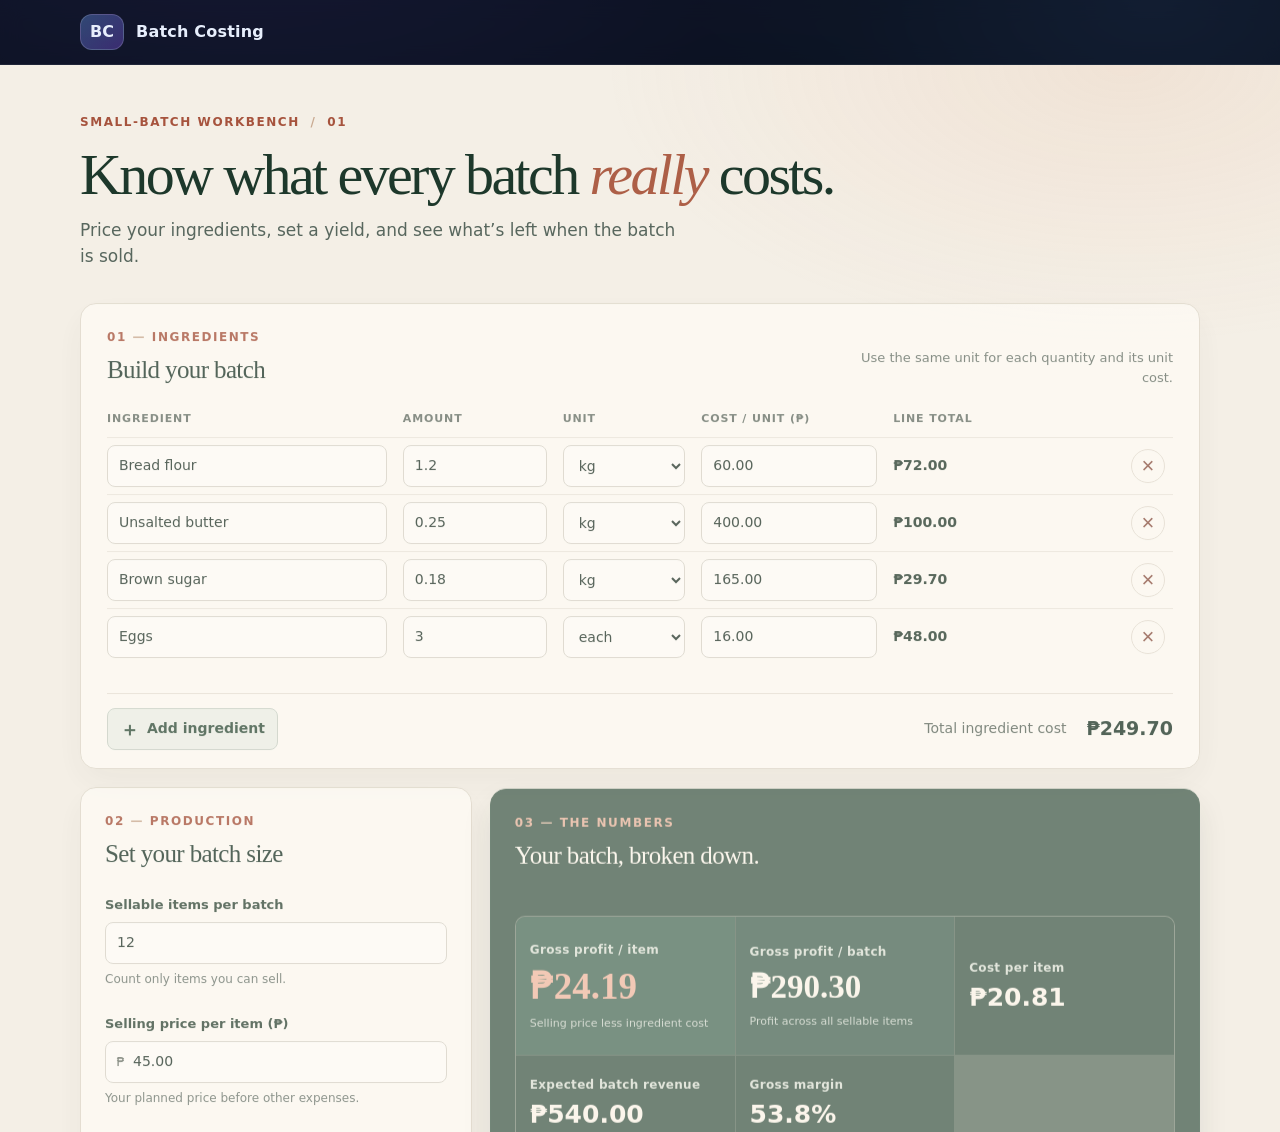
<file: index.html>
<!doctype html>
<html lang="en">
<head>
  <meta charset="utf-8" />
  <meta name="viewport" content="width=device-width, initial-scale=1" />
  <meta http-equiv="refresh" content="0; url=calculator.html?v=standalone" />
  <link rel="canonical" href="calculator.html" />
  <title>Ingredient Cost Calculator | Batch Costing</title>
</head>
<body>
  <p>Opening the <a href="calculator.html?v=standalone">ingredient cost calculator</a>…</p>
</body>
</html>
</file>
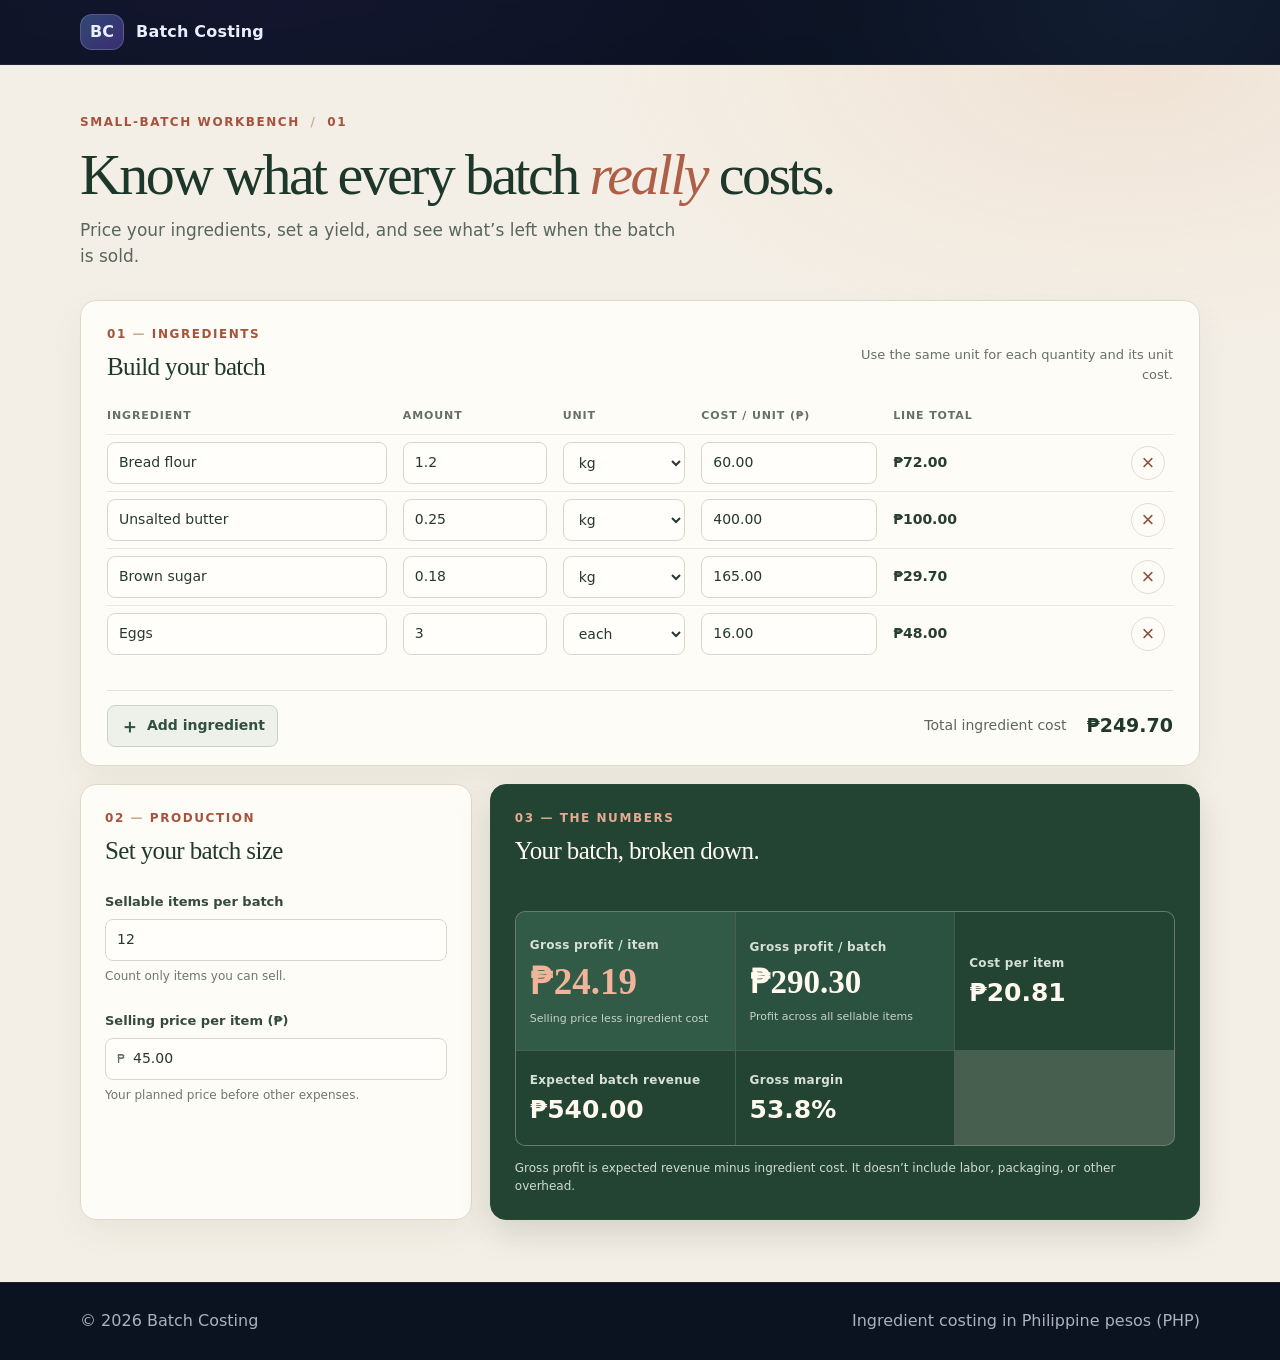
<file: calculator.html>
<!doctype html>
<html lang="en">
<head>
  <meta charset="utf-8" />
  <meta name="viewport" content="width=device-width, initial-scale=1" />
  <title>Ingredient Cost Calculator | Batch Costing</title>
  <link rel="stylesheet" href="styles.css" />
</head>
<body>
  <a class="skip-link" href="#main">Skip to content</a>

  <header class="site-header">
    <div class="container nav">
      <div class="brand" aria-label="Batch Costing">
        <span class="brand__initial" aria-hidden="true">BC</span>
        <span class="brand__text">Batch Costing</span>
      </div>
    </div>
  </header>

  <main id="main" class="calculator-main">
    <div class="container calculator-workspace">
      <header class="calculator-intro">
        <p class="calculator-kicker">Small-batch workbench <span aria-hidden="true">/</span> 01</p>
        <h1>Know what every batch <em>really</em> costs.</h1>
        <p>Price your ingredients, set a yield, and see what’s left when the batch is sold.</p>
      </header>

      <section class="calculator-panel ingredients-panel" aria-labelledby="ingredients-heading">
        <div class="panel-heading">
          <div>
            <p class="panel-index">01 <span>—</span> Ingredients</p>
            <h2 id="ingredients-heading">Build your batch</h2>
          </div>
          <p class="panel-hint">Use the same unit for each quantity and its unit cost.</p>
        </div>

        <div class="ingredient-table-wrap">
          <table class="ingredient-table">
            <thead>
              <tr>
                <th scope="col">Ingredient</th>
                <th scope="col">Amount</th>
                <th scope="col">Unit</th>
                <th scope="col">Cost / unit (₱)</th>
                <th scope="col" class="line-total-heading">Line total</th>
                <th scope="col"><span class="visually-hidden">Remove</span></th>
              </tr>
            </thead>
            <tbody id="ingredient-rows"></tbody>
          </table>
        </div>

        <div id="ingredient-status" class="ingredient-status" aria-live="polite"></div>
        <div class="ingredient-controls">
          <button class="calculator-add" id="add-ingredient" type="button">
            <span aria-hidden="true">＋</span> Add ingredient
          </button>
          <p class="batch-total">Total ingredient cost <strong id="batch-total">₱0.00</strong></p>
        </div>
      </section>

      <section class="calculator-lower" aria-label="Production and earnings">
        <div class="calculator-panel production-panel">
          <div class="panel-heading">
            <div>
              <p class="panel-index">02 <span>—</span> Production</p>
              <h2>Set your batch size</h2>
            </div>
          </div>
          <div class="production-fields">
            <label class="calculator-field" for="batch-yield">
              <span>Sellable items per batch</span>
              <input id="batch-yield" name="batch-yield" type="number" min="1" step="1" value="12" inputmode="numeric" required />
              <small>Count only items you can sell.</small>
            </label>
            <label class="calculator-field" for="selling-price">
              <span>Selling price per item (₱)</span>
              <div class="currency-input">
                <span aria-hidden="true">₱</span>
                <input id="selling-price" name="selling-price" type="number" min="0" step="0.01" value="45.00" inputmode="decimal" required />
              </div>
              <small>Your planned price before other expenses.</small>
            </label>
          </div>
        </div>

        <section class="earnings-panel" aria-labelledby="earnings-heading">
          <div class="earnings-heading">
            <p class="panel-index">03 <span>—</span> The numbers</p>
            <h2 id="earnings-heading">Your batch, broken down.</h2>
          </div>
          <div id="calculation-message" class="calculation-message" role="status" aria-live="polite"></div>
          <div class="earnings-grid" id="earnings-results" aria-live="polite" aria-atomic="true">
            <div class="earning earning--per-item">
              <span class="earning-label">Gross profit / item</span>
              <strong id="profit-per-item">—</strong>
              <span class="earning-caption">Selling price less ingredient cost</span>
            </div>
            <div class="earning earning--batch">
              <span class="earning-label">Gross profit / batch</span>
              <strong id="profit-per-batch">—</strong>
              <span class="earning-caption">Profit across all sellable items</span>
            </div>
            <div class="earning">
              <span class="earning-label">Cost per item</span>
              <strong id="cost-per-item">—</strong>
            </div>
            <div class="earning">
              <span class="earning-label">Expected batch revenue</span>
              <strong id="batch-revenue">—</strong>
            </div>
            <div class="earning">
              <span class="earning-label">Gross margin</span>
              <strong id="gross-margin">—</strong>
            </div>
          </div>
          <p class="earnings-note">Gross profit is expected revenue minus ingredient cost. It doesn’t include labor, packaging, or other overhead.</p>
        </section>
      </section>
    </div>
  </main>

  <footer class="site-footer">
    <div class="container footer-inner">
      <span>© <span id="year"></span> Batch Costing</span>
      <span class="muted">Ingredient costing in Philippine pesos (PHP)</span>
    </div>
  </footer>

  <script src="script.js"></script>
  <script src="calculator.js?v=php"></script>
</body>
</html>
</file>
<file: styles.css>
﻿:root{
  --bg:#0b1220;
  --panel:#0f1b33;
  --text:#e7eefc;
  --muted:rgba(231,238,252,.72);
  --border:rgba(231,238,252,.14);
  --primary:#6ea8fe;
  --primary2:#8b5cf6;
  --shadow: 0 16px 40px rgba(0,0,0,.35);
  --radius: 16px;
  --container: 1120px;
  --focus: 0 0 0 4px rgba(110,168,254,.35);
}

*{box-sizing:border-box;}
html{scroll-behavior:smooth;}
body{
  margin:0;
  font-family: ui-sans-serif, system-ui, -apple-system, Segoe UI, Roboto, Arial, "Noto Sans", "Liberation Sans", sans-serif;
  background: radial-gradient(1200px 700px at 20% -10%, rgba(139,92,246,.35), transparent 55%),
              radial-gradient(900px 600px at 90% 0%, rgba(110,168,254,.28), transparent 50%),
              var(--bg);
  color:var(--text);
  line-height:1.55;
}

.skip-link{
  position:absolute;
  left:-999px;
  top:auto;
  width:1px;
  height:1px;
  overflow:hidden;
}
.skip-link:focus{
  left:16px;
  top:16px;
  width:auto;
  height:auto;
  padding:10px 12px;
  background:rgba(15,27,51,.95);
  border:1px solid var(--border);
  border-radius:12px;
  z-index:1000;
  outline:none;
}

.container{
  width: min(var(--container), calc(100% - 32px));
  margin: 0 auto;
}

.site-header{
  position:sticky;
  top:0;
  z-index:50;
  backdrop-filter: blur(10px);
  background: rgba(11,18,32,.7);
  border-bottom: 1px solid rgba(231,238,252,.08);
}

.nav{
  display:flex;
  align-items:center;
  justify-content:space-between;
  padding: 14px 0;
}

.brand{
  display:flex;
  align-items:center;
  gap:12px;
  text-decoration:none;
  color:var(--text);
  font-weight:700;
}
.brand__initial{
  display:grid;
  place-items:center;
  width:44px;
  height:36px;
  border-radius:12px;
  background: linear-gradient(135deg, rgba(110,168,254,.35), rgba(139,92,246,.35));
  border:1px solid rgba(231,238,252,.18);
}
.brand__text{letter-spacing:.2px;}

.hero{
  padding: 56px 0 28px;
}
.hero-grid{
  display:grid;
  grid-template-columns: 1.2fr .8fr;
  gap: 24px;
  align-items:stretch;
}

.eyebrow{
  margin:0;
  color:var(--muted);
  letter-spacing:.14em;
  text-transform:uppercase;
  font-size:12px;
}

.hero-copy h1{
  margin: 14px 0 10px;
  font-size: clamp(34px, 4.5vw, 52px);
  line-height:1.05;
}

.accent{
  background: linear-gradient(90deg, var(--primary), var(--primary2));
  -webkit-background-clip:text;
  background-clip:text;
  color:transparent;
}

.lead{margin:0 0 18px; color:rgba(231,238,252,.85); font-size: 16px; max-width: 58ch;}

.hero-cta{display:flex; gap:12px; flex-wrap:wrap; margin-bottom:18px;}

.btn{
  display:inline-flex;
  align-items:center;
  justify-content:center;
  gap:10px;
  padding: 12px 16px;
  border-radius:14px;
  text-decoration:none;
  border: 1px solid rgba(231,238,252,.18);
  color: var(--text);
  font-weight: 650;
  cursor:pointer;
  background: rgba(231,238,252,.06);
}
.btn:hover{transform: translateY(-1px); box-shadow: 0 10px 22px rgba(0,0,0,.25);}
.btn:focus{outline:none; box-shadow: var(--focus);}

.btn-primary{
  background: linear-gradient(135deg, rgba(110,168,254,.95), rgba(139,92,246,.9));
  border-color: rgba(231,238,252,.22);
}
.btn-ghost{background: rgba(231,238,252,.06);}

.btn-small{padding:10px 12px; border-radius:12px; font-size:14px;}

.meta{
  list-style:none;
  padding:0;
  margin: 16px 0 0;
  display:grid;
  gap: 10px;
}
.meta li{color:var(--muted);}

.hero-card{
  background: rgba(15,27,51,.55);
  border: 1px solid rgba(231,238,252,.12);
  border-radius: var(--radius);
  box-shadow: var(--shadow);
  padding: 20px;
}
.hero-card__title{margin:0 0 14px; font-size:18px;}

.stats{display:grid; grid-template-columns: 1fr; gap:14px;}
.stat{
  border:1px solid rgba(231,238,252,.10);
  background: rgba(231,238,252,.04);
  border-radius:14px;
  padding:14px;
}
.stat__value{font-weight:800; font-size:22px;}
.stat__label{color:var(--muted); font-size:14px; margin-top:4px;}

.hero-card__links{display:flex; flex-wrap:wrap; gap:10px; margin-top:16px;}

.chip{
  display:inline-flex;
  padding:8px 12px;
  border-radius:999px;
  background: rgba(231,238,252,.06);
  border: 1px solid rgba(231,238,252,.12);
  color: var(--text);
  text-decoration:none;
  font-size: 13px;
}
.chip:hover{background: rgba(231,238,252,.10);}

.section{padding: 42px 0;}
.section--alt{
  background: rgba(15,27,51,.35);
  border-top: 1px solid rgba(231,238,252,.08);
  border-bottom: 1px solid rgba(231,238,252,.08);
}

.section-head{margin-bottom: 18px;}
.section-head h2{margin:0 0 8px; font-size: 28px;}
.section-subtitle{margin:0; color:var(--muted); max-width:70ch;}

.grid{
  display:grid;
  grid-template-columns: repeat(3, minmax(0, 1fr));
  gap: 16px;
}

.card{
  border-radius: var(--radius);
  border: 1px solid rgba(231,238,252,.12);
  background: rgba(15,27,51,.50);
  padding: 18px;
  box-shadow: 0 12px 24px rgba(0,0,0,.20);
}
.card__badge{
  display:inline-flex;
  padding: 7px 10px;
  border-radius: 999px;
  background: rgba(110,168,254,.12);
  border: 1px solid rgba(110,168,254,.25);
  color: rgba(231,238,252,.92);
  font-size: 12px;
  font-weight: 650;
}
.card__title{margin: 12px 0 6px; font-size: 18px;}
.card__desc{margin:0 0 12px; color: rgba(231,238,252,.82);}

.bullets{margin:0; padding-left: 18px; color:var(--muted);}
.bullets li{margin: 6px 0;}

.card__actions{display:flex; gap:10px; flex-wrap:wrap; margin-top: 14px;}

.resume{
  display:flex;
  align-items:center;
  justify-content:space-between;
  gap: 18px;
  padding: 18px;
  border-radius: var(--radius);
  border: 1px solid rgba(231,238,252,.12);
  background: rgba(231,238,252,.04);
}
.resume h3{margin:0 0 6px;}
.resume__left p{margin:0; color:var(--muted);} 
.resume__right{display:flex; flex-direction:column; align-items:flex-start; gap:8px;}
.muted{color:var(--muted); margin:0;}

.contact{
  display:grid;
  grid-template-columns: 1fr 1fr;
  gap: 16px;
}

.contact__card{
  border-radius: var(--radius);
  border: 1px solid rgba(231,238,252,.12);
  background: rgba(15,27,51,.50);
  padding: 18px;
}
.contact__line{margin: 12px 0;}
.contact__label{color:var(--muted); margin-right:10px;}
.contact__link{color:var(--text); text-decoration:underline; text-underline-offset: 3px;}
.contact__chips{display:flex; flex-wrap:wrap; gap:10px; margin-top: 10px;}

.contact__form{
  border-radius: var(--radius);
  border: 1px solid rgba(231,238,252,.12);
  background: rgba(15,27,51,.50);
  padding: 18px;
}

label{display:block; margin: 12px 0;}
label span{display:block; color:var(--muted); margin-bottom:6px; font-size: 13px;}
input, textarea, select{
  width:100%;
  border-radius: 14px;
  padding: 12px 12px;
  border:1px solid rgba(231,238,252,.14);
  background: rgba(231,238,252,.04);
  color: var(--text);
}
input:focus, textarea:focus, select:focus{outline:none; box-shadow: var(--focus); border-color: rgba(110,168,254,.45);} 
textarea{resize: vertical;}

.site-footer{
  padding: 26px 0;
  border-top: 1px solid rgba(231,238,252,.08);
  color: var(--muted);
}
.footer-inner{display:flex; justify-content:space-between; align-items:center; gap:10px; flex-wrap:wrap;}

@media (max-width: 920px){
  .hero-grid{grid-template-columns: 1fr;}
  .grid{grid-template-columns: 1fr;}
  .contact{grid-template-columns: 1fr;}
  .resume{flex-direction:column; align-items:flex-start;}
}

@media (max-width: 560px){
}

/* Ingredient costing calculator */
.calculator-main{
  color:#23372d;
  background:
    radial-gradient(900px 480px at 88% 0%, rgba(220,154,116,.14), transparent 58%),
    #f4efe6;
}
.calculator-workspace{padding:48px 0 62px;}
.calculator-intro{max-width:760px; margin:0 0 30px;}
.calculator-kicker,.panel-index{
  margin:0;
  color:#a6533d;
  font-size:12px;
  font-weight:800;
  letter-spacing:.13em;
  text-transform:uppercase;
}
.calculator-kicker span{padding:0 5px; color:#c9aa91;}
.calculator-intro h1{
  margin:13px 0 12px;
  color:#1d382b;
  font-family:Georgia, "Times New Roman", serif;
  font-size:clamp(36px, 5vw, 58px);
  font-weight:500;
  letter-spacing:-.045em;
  line-height:1.04;
}
.calculator-intro h1 em{color:#ad5f47; font-weight:400;}
.calculator-intro > p:last-child{max-width:56ch; margin:0; color:#58675e; font-size:17px;}
.calculator-panel,.earnings-panel{
  border:1px solid #ded8cb;
  border-radius:16px;
  background:rgba(255,253,248,.9);
  box-shadow:0 12px 34px rgba(57,49,36,.055);
}
.ingredients-panel{padding:24px 26px 18px;}
.panel-heading{
  display:flex;
  align-items:flex-end;
  justify-content:space-between;
  gap:20px;
  margin-bottom:20px;
}
.panel-heading h2,.earnings-heading h2{
  margin:5px 0 0;
  color:#20392d;
  font-family:Georgia, "Times New Roman", serif;
  font-size:25px;
  font-weight:500;
  letter-spacing:-.025em;
}
.panel-index span{color:#c9aa91;}
.panel-hint{max-width:38ch; margin:0 0 2px; color:#657067; font-size:13px; text-align:right;}
.ingredient-table-wrap{width:100%; overflow-x:auto;}
.ingredient-table{width:100%; border-collapse:collapse; table-layout:fixed;}
.ingredient-table th{
  padding:0 8px 10px;
  color:#657067;
  font-size:11px;
  font-weight:750;
  letter-spacing:.08em;
  text-align:left;
  text-transform:uppercase;
}
.ingredient-table th:first-child{width:27%; padding-left:0;}
.ingredient-table th:nth-child(2){width:15%;}
.ingredient-table th:nth-child(3){width:13%;}
.ingredient-table th:nth-child(4){width:18%;}
.ingredient-table th:nth-child(5){width:18%;}
.ingredient-table th:last-child{width:44px;}
.ingredient-table td{padding:7px 8px; border-top:1px solid #ebe6dc;}
.ingredient-table td:first-child{padding-left:0;}
.calculator-main input,.calculator-main select{
  width:100%;
  min-width:0;
  min-height:42px;
  padding:9px 11px;
  border:1px solid #d9d5cb;
  border-radius:8px;
  background:#fffefa;
  color:#26392f;
  font:inherit;
  font-size:14px;
}
.calculator-main input::placeholder{color:#8b918b;}
.calculator-main input:focus,.calculator-main select:focus,.calculator-main button:focus-visible{
  outline:3px solid rgba(166,83,61,.28);
  outline-offset:2px;
  border-color:#a6533d;
  box-shadow:none;
}
.calculator-main input:invalid{border-color:#b96752;}
.ingredient-line-total{color:#273d30; font-size:14px; font-weight:750; white-space:nowrap;}
.remove-cell{text-align:right;}
.remove-ingredient{
  width:34px;
  height:34px;
  border:1px solid #e3dcd1;
  border-radius:50%;
  background:transparent;
  color:#8a5142;
  font-size:22px;
  line-height:1;
  cursor:pointer;
}
.remove-ingredient:hover{background:#f7e9e2; border-color:#d9b3a4;}
.ingredient-status{min-height:20px; margin:8px 0 0; color:#914b39; font-size:13px;}
.ingredient-controls{
  display:flex;
  align-items:center;
  justify-content:space-between;
  gap:16px;
  padding-top:14px;
  border-top:1px solid #e6e0d5;
}
.calculator-add{
  display:inline-flex;
  align-items:center;
  gap:8px;
  padding:9px 12px;
  border:1px solid #c9d1c7;
  border-radius:8px;
  background:#edf1e9;
  color:#31503d;
  font:inherit;
  font-size:14px;
  font-weight:700;
  cursor:pointer;
}
.calculator-add span{font-size:19px; line-height:14px;}
.calculator-add:hover{background:#e3eadf;}
.batch-total{display:flex; align-items:center; gap:20px; margin:0; color:#5b675d; font-size:14px;}
.batch-total strong{color:#1f382b; font-size:19px; font-variant-numeric:tabular-nums;}
.calculator-lower{display:grid; grid-template-columns:minmax(260px,.8fr) minmax(0,1.45fr); gap:18px; margin-top:18px; align-items:stretch;}
.production-panel{padding:24px 24px 22px;}
.production-panel .panel-heading{margin-bottom:12px;}
.production-fields{display:grid; gap:7px;}
.calculator-field{display:block; margin:9px 0;}
.calculator-field > span:first-child{display:block; margin-bottom:7px; color:#344b3c; font-size:13px; font-weight:750;}
.calculator-field small{display:block; margin-top:6px; color:#6d776f; font-size:12px;}
.currency-input{position:relative;}
.currency-input > span{
  position:absolute;
  top:50%;
  left:12px;
  z-index:1;
  color:#667066;
  transform:translateY(-50%);
}
.currency-input input{padding-left:27px;}
.earnings-panel{
  padding:24px;
  border-color:#254837;
  background:#234333;
  color:#f8f4ea;
  box-shadow:0 14px 32px rgba(30,56,42,.15);
}
.earnings-heading h2{color:#fffaf0;}
.earnings-panel .panel-index{color:#e3ab91;}
.calculation-message{min-height:22px; margin:14px 0 4px; color:#f0c3a9; font-size:13px;}
.earnings-grid{display:grid; grid-template-columns:repeat(3,minmax(0,1fr)); gap:1px; overflow:hidden; border:1px solid rgba(242,236,221,.2); border-radius:10px; background:rgba(242,236,221,.17);}
.earning{display:flex; min-height:94px; flex-direction:column; justify-content:center; gap:7px; padding:14px; background:#234333;}
.earning--per-item,.earning--batch{grid-column:span 1; min-height:138px; background:#2b5140;}
.earning--per-item{background:#315a47;}
.earning-label{color:#d7e0d5; font-size:12px; font-weight:700; letter-spacing:.025em;}
.earning strong{color:#fff9ee; font-size:clamp(19px,2vw,25px); font-variant-numeric:tabular-nums; line-height:1.15;}
.earning--per-item strong{color:#f1b399; font-family:Georgia, "Times New Roman", serif; font-size:clamp(28px,3vw,37px);}
.earning--batch strong{font-family:Georgia, "Times New Roman", serif; font-size:clamp(25px,2.6vw,33px);}
.earning strong.is-negative{color:#ffc2ad;}
.earning-caption{color:#c6d2c8; font-size:11px; line-height:1.4;}
.earnings-note{margin:13px 0 0; color:#cfdbd0; font-size:12px; line-height:1.5;}
.visually-hidden{
  position:absolute;
  width:1px;
  height:1px;
  padding:0;
  margin:-1px;
  overflow:hidden;
  clip:rect(0,0,0,0);
  white-space:nowrap;
  border:0;
}

@media (max-width: 760px){
  .calculator-workspace{padding-top:36px;}
  .calculator-lower{grid-template-columns:1fr;}
  .earnings-grid{grid-template-columns:repeat(2,minmax(0,1fr));}
  .earning--per-item,.earning--batch{min-height:125px;}
}
@media (max-width: 560px){
  .calculator-intro{margin-bottom:22px;}
  .calculator-intro h1{font-size:39px;}
  .calculator-intro > p:last-child{font-size:15px;}
  .ingredients-panel,.production-panel,.earnings-panel{padding:18px 16px;}
  .panel-heading{align-items:flex-start; flex-direction:column; gap:8px; margin-bottom:14px;}
  .panel-hint{text-align:left;}
  .ingredient-table{table-layout:auto;}
  .ingredient-table thead{
    position:absolute;
    width:1px;
    height:1px;
    padding:0;
    margin:-1px;
    overflow:hidden;
    clip:rect(0,0,0,0);
    white-space:nowrap;
  }
  .ingredient-table,.ingredient-table tbody{display:block;}
  .ingredient-table tbody{display:grid; gap:10px;}
  .ingredient-table tr{
    display:grid;
    grid-template-columns:minmax(0,1fr) minmax(0,1fr);
    gap:4px 10px;
    padding:10px;
    border:1px solid #e8e1d6;
    border-radius:10px;
    background:#fffefa;
  }
  .ingredient-table td,.ingredient-table td:first-child{min-width:0; padding:2px 0; border:0;}
  .ingredient-table td:first-child{grid-column:1 / 2;}
  .ingredient-table td:nth-child(2)::before,.ingredient-table td:nth-child(3)::before,
  .ingredient-table td:nth-child(4)::before,.ingredient-table td:nth-child(5)::before{
    display:block;
    margin:0 0 4px;
    color:#657067;
    content:"";
    font-size:10px;
    font-weight:750;
    letter-spacing:.06em;
    text-transform:uppercase;
  }
  .ingredient-table td:nth-child(2)::before{content:"Amount";}
  .ingredient-table td:nth-child(3)::before{content:"Unit";}
  .ingredient-table td:nth-child(4)::before{content:"Cost / unit ($)";}
  .ingredient-table td:nth-child(5)::before{content:"Line total";}
  .ingredient-table .ingredient-line-total{align-self:center; padding-top:20px;}
  .remove-cell{grid-column:2; grid-row:1; display:flex; justify-content:flex-end; align-items:flex-start;}
  .ingredient-controls{align-items:flex-start; flex-direction:column;}
  .batch-total{width:100%; justify-content:space-between;}
  .earnings-grid{grid-template-columns:1fr 1fr;}
  .earning{min-height:84px; padding:11px;}
  .earning--per-item,.earning--batch{min-height:116px;}
}

@media (prefers-reduced-motion: no-preference){
  .calculator-panel,.earnings-panel{animation:calculator-arrive .38s ease-out both;}
  .earnings-panel{animation-delay:70ms;}
}
@keyframes calculator-arrive{
  from{opacity:.45; transform:translateY(7px);}
  to{opacity:1; transform:translateY(0);}
}
</file>
